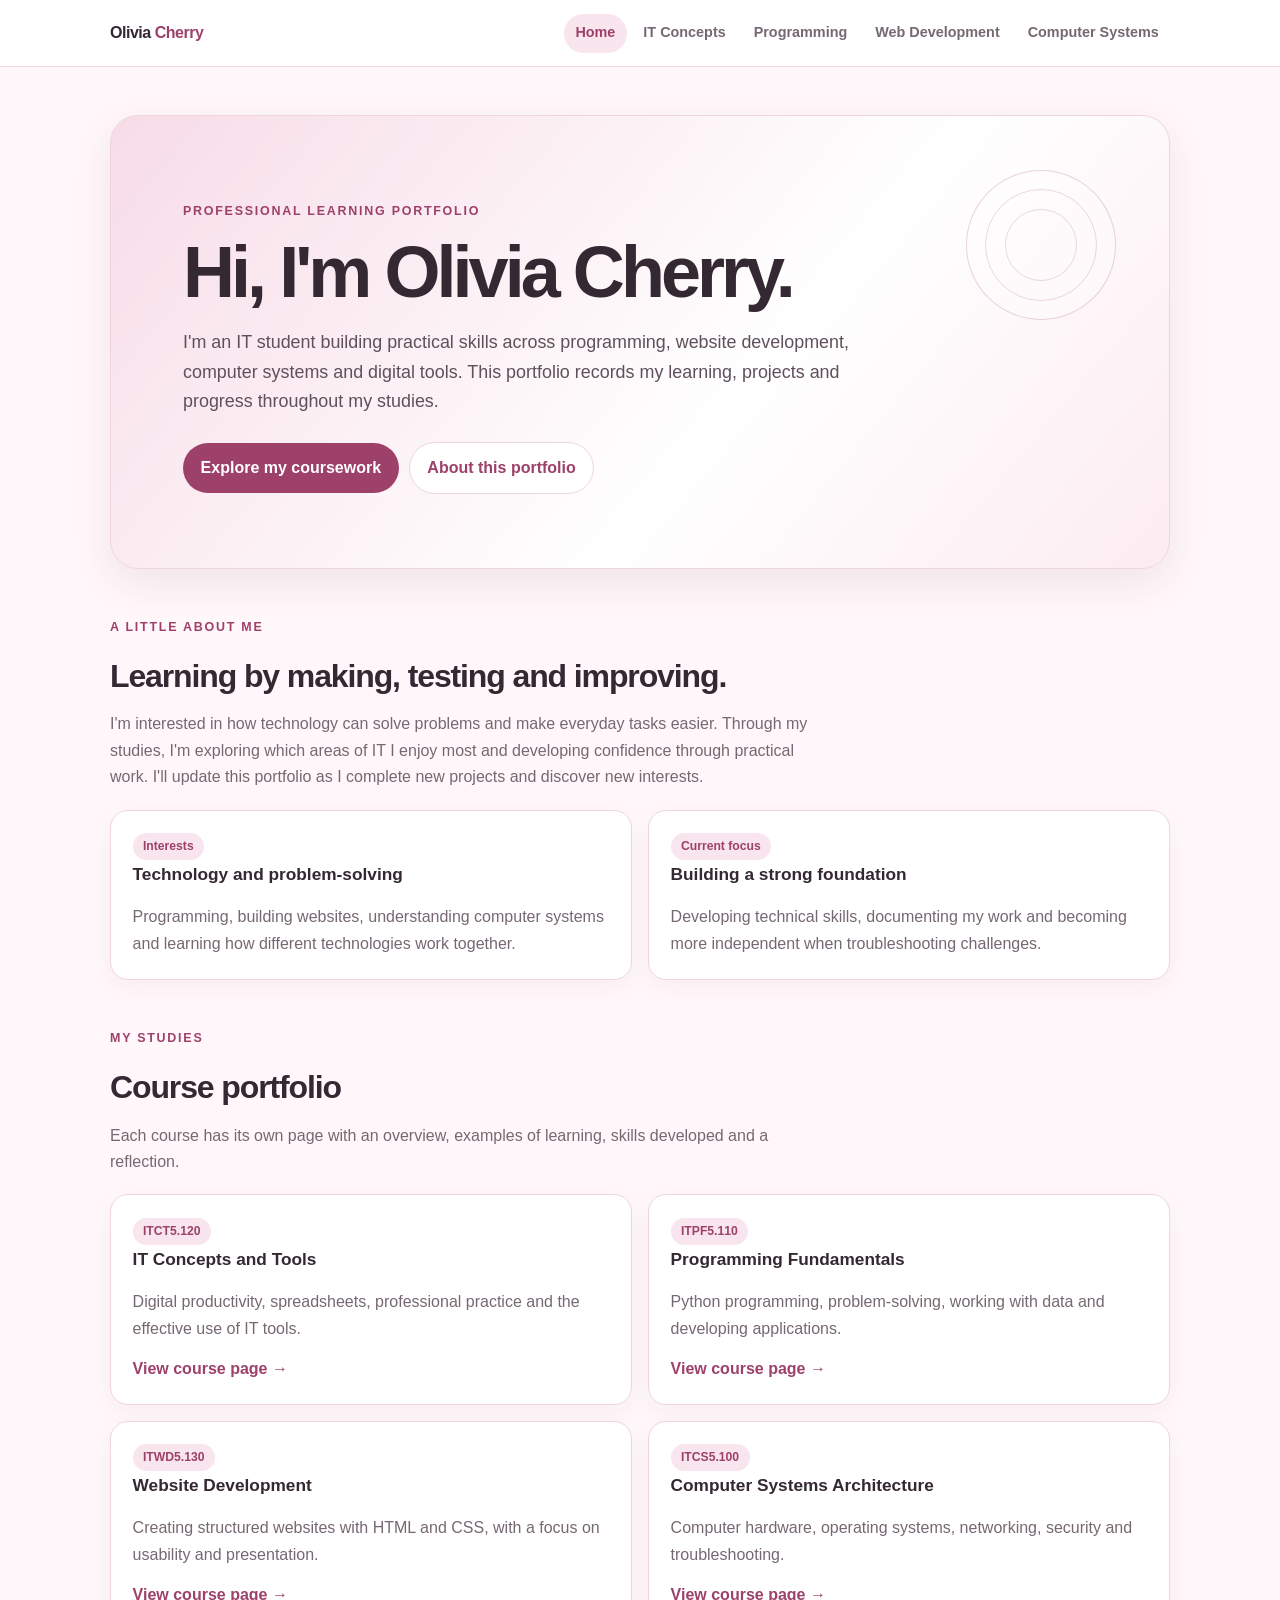
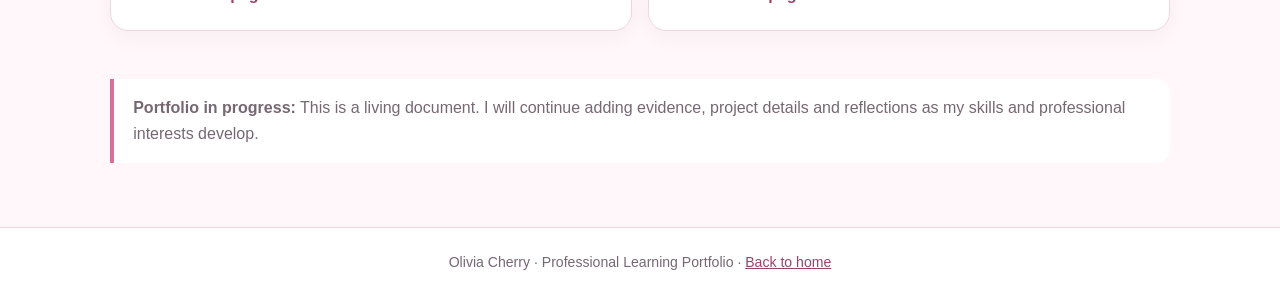
<file: index.html>
<!DOCTYPE html>
<html lang="en">
<head>
  <meta charset="UTF-8">
  <meta name="viewport" content="width=device-width, initial-scale=1">
  <meta name="description" content="Olivia Cherry's professional student portfolio.">
  <title>Home | Olivia Cherry</title>
  <link rel="stylesheet" href="style.css">
</head>
<body>
  <a class="skip-link" href="#main">Skip to content</a>
  <header class="site-header">
    <div class="nav-wrap">
      <a class="brand" href="index.html">Olivia <span>Cherry</span></a>
      <nav aria-label="Main navigation"><a href="index.html" aria-current="page">Home</a>
<a href="it-concepts.html">IT Concepts</a>
<a href="programming.html">Programming</a>
<a href="website-development.html">Web Development</a>
<a href="computer-systems.html">Computer Systems</a></nav>
    </div>
  </header>
  <main id="main">

    <section class="hero">
      <div class="hero-mark" aria-hidden="true"></div>
      <p class="eyebrow">Professional learning portfolio</p>
      <h1>Hi, I'm Olivia Cherry.</h1>
      <p class="lead">I'm an IT student building practical skills across programming, website development, computer systems and digital tools. This portfolio records my learning, projects and progress throughout my studies.</p>
      <a class="button" href="#courses">Explore my coursework</a>
      <a class="button secondary" href="#about">About this portfolio</a>
    </section>

    <section class="section" id="about">
      <p class="eyebrow">A little about me</p>
      <h2>Learning by making, testing and improving.</h2>
      <p class="section-intro">I'm interested in how technology can solve problems and make everyday tasks easier. Through my studies, I'm exploring which areas of IT I enjoy most and developing confidence through practical work. I'll update this portfolio as I complete new projects and discover new interests.</p>
      <div class="grid">
        <article class="card"><span class="pill">Interests</span><h3>Technology and problem-solving</h3><p>Programming, building websites, understanding computer systems and learning how different technologies work together.</p></article>
        <article class="card"><span class="pill">Current focus</span><h3>Building a strong foundation</h3><p>Developing technical skills, documenting my work and becoming more independent when troubleshooting challenges.</p></article>
      </div>
    </section>

    <section class="section" id="courses">
      <p class="eyebrow">My studies</p>
      <h2>Course portfolio</h2>
      <p class="section-intro">Each course has its own page with an overview, examples of learning, skills developed and a reflection.</p>
      <div class="grid">
        <article class="card"><span class="pill">ITCT5.120</span><h3>IT Concepts and Tools</h3><p>Digital productivity, spreadsheets, professional practice and the effective use of IT tools.</p><a class="card-link" href="it-concepts.html">View course page →</a></article>
        <article class="card"><span class="pill">ITPF5.110</span><h3>Programming Fundamentals</h3><p>Python programming, problem-solving, working with data and developing applications.</p><a class="card-link" href="programming.html">View course page →</a></article>
        <article class="card"><span class="pill">ITWD5.130</span><h3>Website Development</h3><p>Creating structured websites with HTML and CSS, with a focus on usability and presentation.</p><a class="card-link" href="website-development.html">View course page →</a></article>
        <article class="card"><span class="pill">ITCS5.100</span><h3>Computer Systems Architecture</h3><p>Computer hardware, operating systems, networking, security and troubleshooting.</p><a class="card-link" href="computer-systems.html">View course page →</a></article>
      </div>
    </section>
    <section class="section">
      <div class="note"><strong>Portfolio in progress:</strong> This is a living document. I will continue adding evidence, project details and reflections as my skills and professional interests develop.</div>
    </section>

  </main>
  <footer>Olivia Cherry · Professional Learning Portfolio · <a href="index.html">Back to home</a></footer>
</body>
</html>
</file>
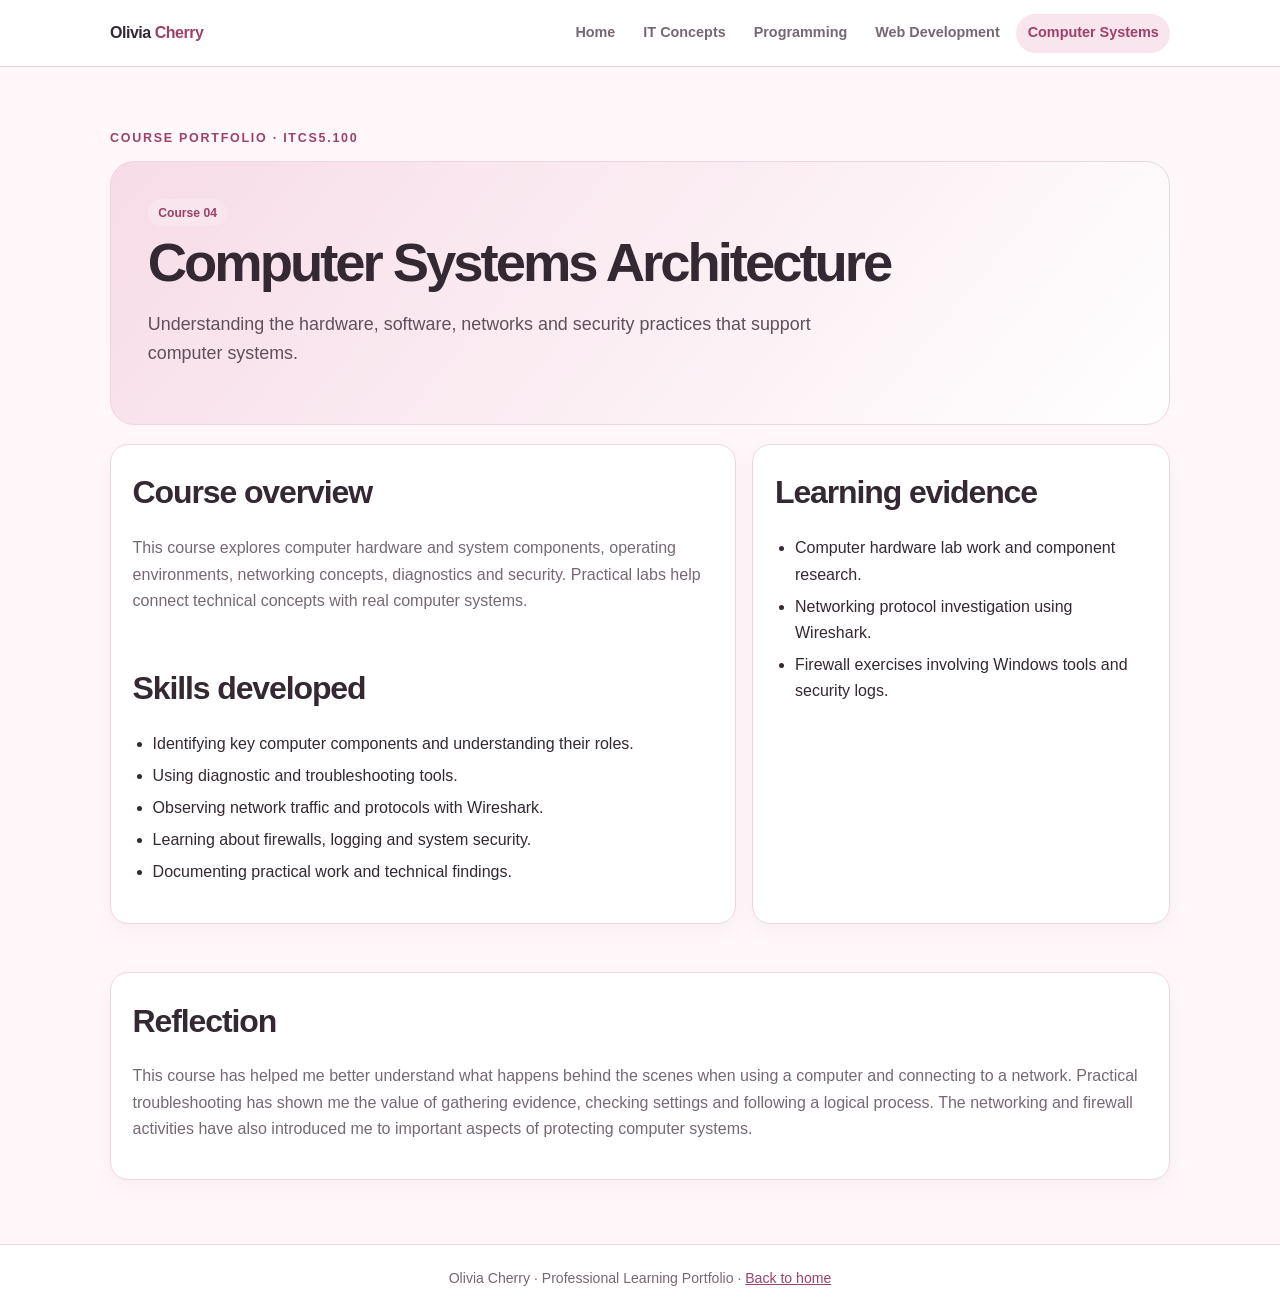
<file: computer-systems.html>
<!DOCTYPE html>
<html lang="en">
<head>
  <meta charset="UTF-8">
  <meta name="viewport" content="width=device-width, initial-scale=1">
  <meta name="description" content="Olivia Cherry's professional student portfolio.">
  <title>Computer Systems Architecture | Olivia Cherry</title>
  <link rel="stylesheet" href="style.css">
</head>
<body>
  <a class="skip-link" href="#main">Skip to content</a>
  <header class="site-header">
    <div class="nav-wrap">
      <a class="brand" href="index.html">Olivia <span>Cherry</span></a>
      <nav aria-label="Main navigation"><a href="index.html">Home</a>
<a href="it-concepts.html">IT Concepts</a>
<a href="programming.html">Programming</a>
<a href="website-development.html">Web Development</a>
<a href="computer-systems.html" aria-current="page">Computer Systems</a></nav>
    </div>
  </header>
  <main id="main">

<p class="eyebrow">Course portfolio · ITCS5.100</p>
<section class="course-head"><span class="pill">Course 04</span><h1>Computer Systems Architecture</h1><p class="lead">Understanding the hardware, software, networks and security practices that support computer systems.</p></section>
<div class="two-col">
<section class="card"><h2>Course overview</h2><p>This course explores computer hardware and system components, operating environments, networking concepts, diagnostics and security. Practical labs help connect technical concepts with real computer systems.</p><h2 class="section">Skills developed</h2><ul><li>Identifying key computer components and understanding their roles.</li><li>Using diagnostic and troubleshooting tools.</li><li>Observing network traffic and protocols with Wireshark.</li><li>Learning about firewalls, logging and system security.</li><li>Documenting practical work and technical findings.</li></ul></section>
<aside class="card"><h2>Learning evidence</h2><ul><li>Computer hardware lab work and component research.</li><li>Networking protocol investigation using Wireshark.</li><li>Firewall exercises involving Windows tools and security logs.</li></ul>
</div>
<section class="section card"><h2>Reflection</h2><p>This course has helped me better understand what happens behind the scenes when using a computer and connecting to a network. Practical troubleshooting has shown me the value of gathering evidence, checking settings and following a logical process. The networking and firewall activities have also introduced me to important aspects of protecting computer systems.</p><p class="small">

  </main>
  <footer>Olivia Cherry · Professional Learning Portfolio · <a href="index.html">Back to home</a></footer>
</body>
</html>
</file>
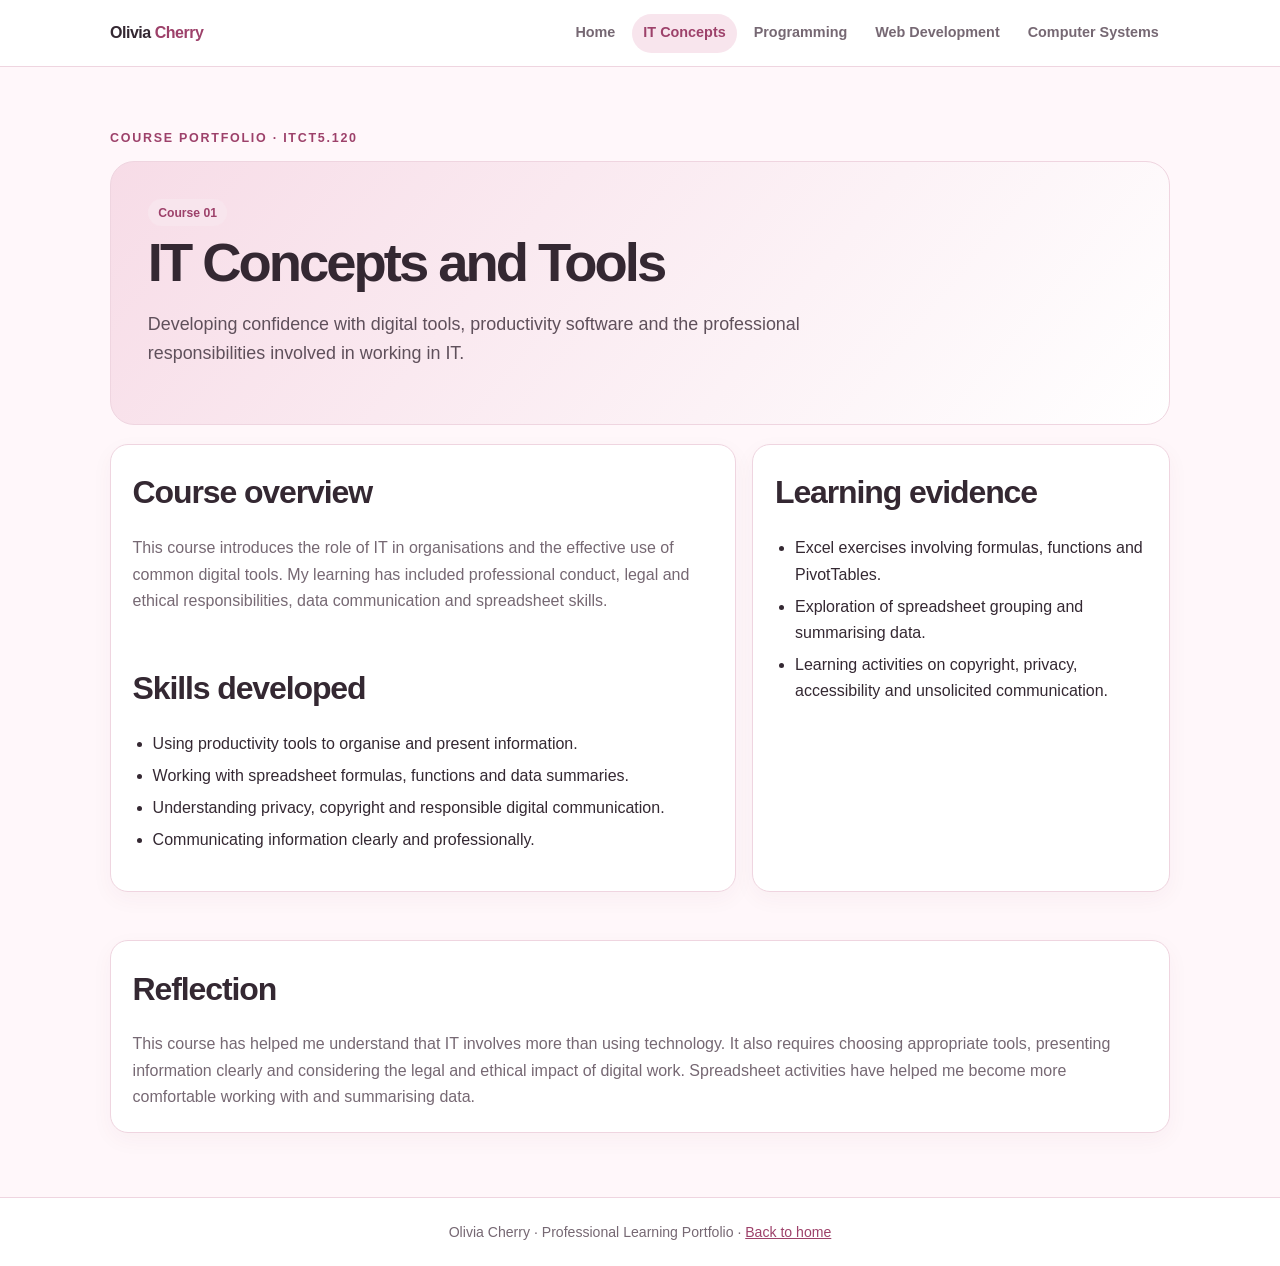
<file: it-concepts.html>
<!DOCTYPE html>
<html lang="en">
<head>
  <meta charset="UTF-8">
  <meta name="viewport" content="width=device-width, initial-scale=1">
  <meta name="description" content="Olivia Cherry's professional student portfolio.">
  <title>IT Concepts and Tools | Olivia Cherry</title>
  <link rel="stylesheet" href="style.css">
</head>
<body>
  <a class="skip-link" href="#main">Skip to content</a>
  <header class="site-header">
    <div class="nav-wrap">
      <a class="brand" href="index.html">Olivia <span>Cherry</span></a>
      <nav aria-label="Main navigation"><a href="index.html">Home</a>
<a href="it-concepts.html" aria-current="page">IT Concepts</a>
<a href="programming.html">Programming</a>
<a href="website-development.html">Web Development</a>
<a href="computer-systems.html">Computer Systems</a></nav>
    </div>
  </header>
  <main id="main">

<p class="eyebrow">Course portfolio · ITCT5.120</p>
<section class="course-head"><span class="pill">Course 01</span><h1>IT Concepts and Tools</h1><p class="lead">Developing confidence with digital tools, productivity software and the professional responsibilities involved in working in IT.</p></section>
<div class="two-col">
<section class="card"><h2>Course overview</h2><p>This course introduces the role of IT in organisations and the effective use of common digital tools. My learning has included professional conduct, legal and ethical responsibilities, data communication and spreadsheet skills.</p><h2 class="section">Skills developed</h2><ul><li>Using productivity tools to organise and present information.</li><li>Working with spreadsheet formulas, functions and data summaries.</li><li>Understanding privacy, copyright and responsible digital communication.</li><li>Communicating information clearly and professionally.</li></ul></section>
<aside class="card"><h2>Learning evidence</h2><ul><li>Excel exercises involving formulas, functions and PivotTables.</li><li>Exploration of spreadsheet grouping and summarising data.</li><li>Learning activities on copyright, privacy, accessibility and unsolicited communication.</li></ul>
</div>
<section class="section card"><h2>Reflection</h2><p>This course has helped me understand that IT involves more than using technology. It also requires choosing appropriate tools, presenting information clearly and considering the legal and ethical impact of digital work. Spreadsheet activities have helped me become more comfortable working with and summarising data.</p>

  </main>
  <footer>Olivia Cherry · Professional Learning Portfolio · <a href="index.html">Back to home</a></footer>
</body>
</html>
</file>
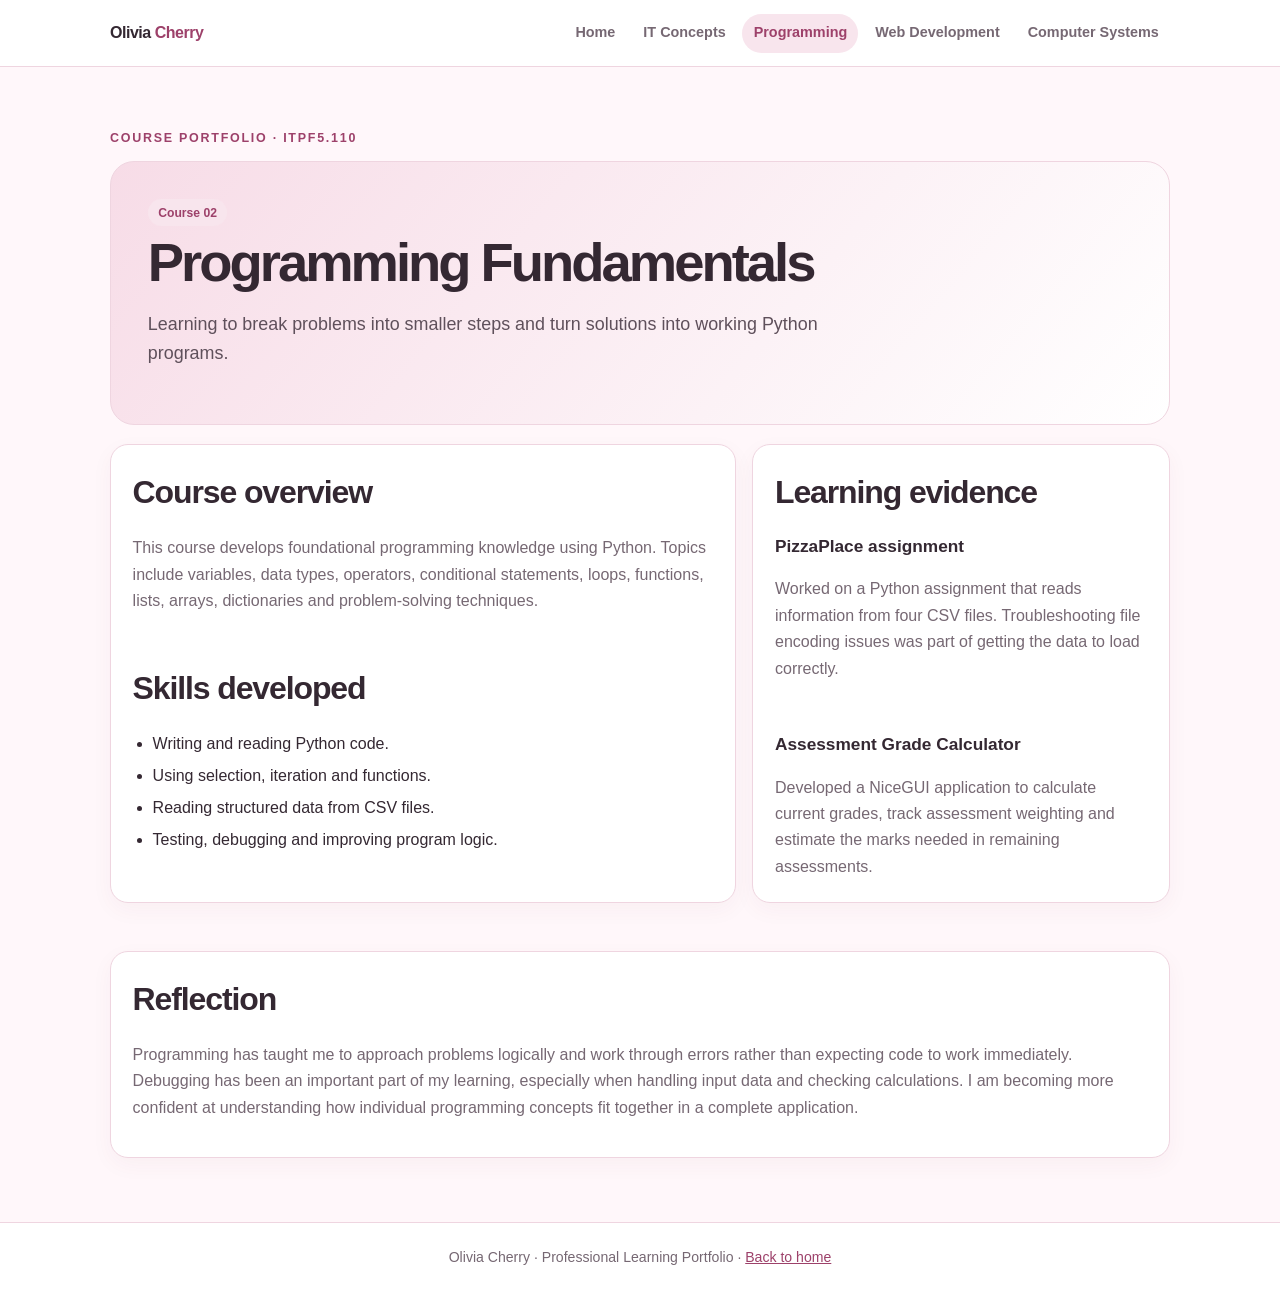
<file: programming.html>
<!DOCTYPE html>
<html lang="en">
<head>
  <meta charset="UTF-8">
  <meta name="viewport" content="width=device-width, initial-scale=1">
  <meta name="description" content="Olivia Cherry's professional student portfolio.">
  <title>Programming Fundamentals | Olivia Cherry</title>
  <link rel="stylesheet" href="style.css">
</head>
<body>
  <a class="skip-link" href="#main">Skip to content</a>
  <header class="site-header">
    <div class="nav-wrap">
      <a class="brand" href="index.html">Olivia <span>Cherry</span></a>
      <nav aria-label="Main navigation"><a href="index.html">Home</a>
<a href="it-concepts.html">IT Concepts</a>
<a href="programming.html" aria-current="page">Programming</a>
<a href="website-development.html">Web Development</a>
<a href="computer-systems.html">Computer Systems</a></nav>
    </div>
  </header>
  <main id="main">

<p class="eyebrow">Course portfolio · ITPF5.110</p>
<section class="course-head"><span class="pill">Course 02</span><h1>Programming Fundamentals</h1><p class="lead">Learning to break problems into smaller steps and turn solutions into working Python programs.</p></section>
<div class="two-col">
<section class="card"><h2>Course overview</h2><p>This course develops foundational programming knowledge using Python. Topics include variables, data types, operators, conditional statements, loops, functions, lists, arrays, dictionaries and problem-solving techniques.</p><h2 class="section">Skills developed</h2><ul><li>Writing and reading Python code.</li><li>Using selection, iteration and functions.</li><li>Reading structured data from CSV files.</li><li>Testing, debugging and improving program logic.</li></ul></section>
<aside class="card"><h2>Learning evidence</h2><h3>PizzaPlace assignment</h3><p>Worked on a Python assignment that reads information from four CSV files. Troubleshooting file encoding issues was part of getting the data to load correctly.</p><h3 class="section">Assessment Grade Calculator</h3><p>Developed a NiceGUI application to calculate current grades, track assessment weighting and estimate the marks needed in remaining assessments.</p></aside>
</div>
<section class="section card"><h2>Reflection</h2><p>Programming has taught me to approach problems logically and work through errors rather than expecting code to work immediately. Debugging has been an important part of my learning, especially when handling input data and checking calculations. I am becoming more confident at understanding how individual programming concepts fit together in a complete application.</p><p class="small"></section>

  </main>
  <footer>Olivia Cherry · Professional Learning Portfolio · <a href="index.html">Back to home</a></footer>
</body>
</html>
</file>
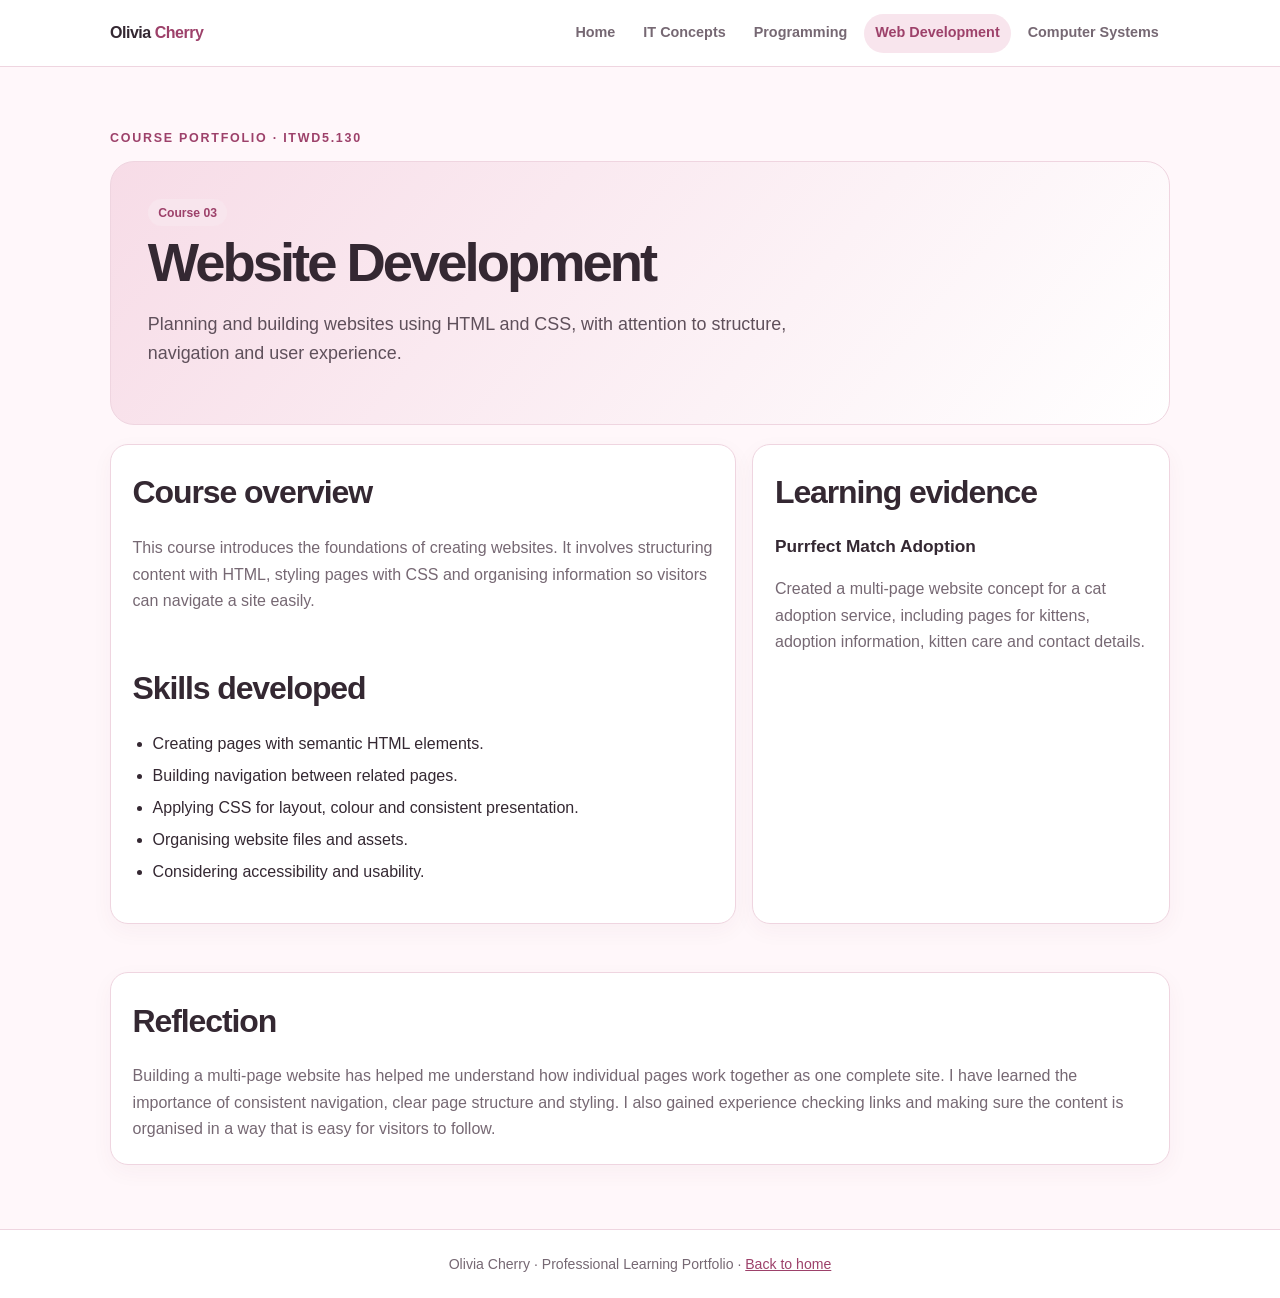
<file: website-development.html>
<!DOCTYPE html>
<html lang="en">
<head>
  <meta charset="UTF-8">
  <meta name="viewport" content="width=device-width, initial-scale=1">
  <meta name="description" content="Olivia Cherry's professional student portfolio.">
  <title>Website Development | Olivia Cherry</title>
  <link rel="stylesheet" href="style.css">
</head>
<body>
  <a class="skip-link" href="#main">Skip to content</a>
  <header class="site-header">
    <div class="nav-wrap">
      <a class="brand" href="index.html">Olivia <span>Cherry</span></a>
      <nav aria-label="Main navigation"><a href="index.html">Home</a>
<a href="it-concepts.html">IT Concepts</a>
<a href="programming.html">Programming</a>
<a href="website-development.html" aria-current="page">Web Development</a>
<a href="computer-systems.html">Computer Systems</a></nav>
    </div>
  </header>
  <main id="main">

<p class="eyebrow">Course portfolio · ITWD5.130</p>
<section class="course-head"><span class="pill">Course 03</span><h1>Website Development</h1><p class="lead">Planning and building websites using HTML and CSS, with attention to structure, navigation and user experience.</p></section>
<div class="two-col">
<section class="card"><h2>Course overview</h2><p>This course introduces the foundations of creating websites. It involves structuring content with HTML, styling pages with CSS and organising information so visitors can navigate a site easily.</p><h2 class="section">Skills developed</h2><ul><li>Creating pages with semantic HTML elements.</li><li>Building navigation between related pages.</li><li>Applying CSS for layout, colour and consistent presentation.</li><li>Organising website files and assets.</li><li>Considering accessibility and usability.</li></ul></section>
<aside class="card"><h2>Learning evidence</h2><h3>Purrfect Match Adoption</h3><p>Created a multi-page website concept for a cat adoption service, including pages for kittens, adoption information, kitten care and contact details.</p><p class="small"></p></aside>
</div>
<section class="section card"><h2>Reflection</h2><p>Building a multi-page website has helped me understand how individual pages work together as one complete site. I have learned the importance of consistent navigation, clear page structure and styling. I also gained experience checking links and making sure the content is organised in a way that is easy for visitors to follow.</p>

  </main>
  <footer>Olivia Cherry · Professional Learning Portfolio · <a href="index.html">Back to home</a></footer>
</body>
</html>
</file>
<file: style.css>
:root {
  --pink: #d96f9c;
  --pink-dark: #9d416a;
  --pink-soft: #f8e5ed;
  --pink-pale: #fff7fa;
  --ink: #342832;
  --muted: #766873;
  --white: #ffffff;
  --line: #efd5e0;
  --shadow: 0 14px 38px rgba(105, 48, 76, .09);
}
* { box-sizing: border-box; }
html { scroll-behavior: smooth; }
body {
  margin: 0;
  background: var(--pink-pale);
  color: var(--ink);
  font-family: Inter, "Segoe UI", Arial, sans-serif;
  line-height: 1.65;
}
a { color: var(--pink-dark); }
a:focus-visible, button:focus-visible { outline: 3px solid #b94d7d; outline-offset: 3px; }
.skip-link {
  position: absolute; left: -9999px; top: 8px; background: white; padding: .7rem 1rem; z-index: 20;
}
.skip-link:focus { left: 8px; }
.site-header {
  background: rgba(255,255,255,.94);
  border-bottom: 1px solid var(--line);
  position: sticky; top: 0; z-index: 10;
  backdrop-filter: blur(12px);
}
.nav-wrap {
  max-width: 1100px; margin: auto; padding: .85rem 1.25rem;
  display: flex; align-items: center; justify-content: space-between; gap: 1rem;
}
.brand { color: var(--ink); text-decoration: none; font-weight: 800; letter-spacing: -.03em; }
.brand span { color: var(--pink-dark); }
nav { display: flex; flex-wrap: wrap; gap: .35rem; justify-content: flex-end; }
nav a {
  text-decoration: none; color: var(--muted); font-size: .9rem; font-weight: 650;
  padding: .48rem .7rem; border-radius: 999px;
}
nav a:hover, nav a[aria-current="page"] { color: var(--pink-dark); background: var(--pink-soft); }
main { max-width: 1100px; margin: auto; padding: 3rem 1.25rem 4rem; }
.hero {
  background: linear-gradient(130deg, #f7dce7 0%, #fff 60%, #fcecf2 100%);
  border: 1px solid var(--line); border-radius: 28px; padding: clamp(2rem, 6vw, 4.5rem);
  box-shadow: var(--shadow); position: relative; overflow: hidden;
}
.eyebrow { color: var(--pink-dark); font-size: .78rem; font-weight: 800; letter-spacing: .14em; text-transform: uppercase; }
h1 { font-size: clamp(2.35rem, 6vw, 4.5rem); line-height: 1.06; letter-spacing: -.055em; margin: .5rem 0 1rem; }
h2 { font-size: clamp(1.45rem, 3vw, 2rem); letter-spacing: -.035em; margin: 0 0 .8rem; }
h3 { margin: 0 0 .45rem; font-size: 1.08rem; }
.lead { max-width: 720px; color: #5f505b; font-size: 1.12rem; }
.hero-mark {
  position: absolute; right: 5%; top: 12%; width: 150px; height: 150px; border-radius: 50%;
  border: 1px solid rgba(157,65,106,.22); background: rgba(255,255,255,.28);
}
.hero-mark::before, .hero-mark::after { content: ""; position: absolute; border: 1px solid rgba(157,65,106,.2); border-radius: 50%; inset: 18px; }
.hero-mark::after { inset: 38px; }
.button {
  display: inline-block; background: var(--pink-dark); color: white; text-decoration: none;
  border-radius: 999px; padding: .75rem 1.1rem; font-weight: 750; margin: .45rem .35rem .1rem 0;
}
.button:hover { background: #7f3154; }
.button.secondary { background: white; color: var(--pink-dark); border: 1px solid var(--line); }
.section { margin-top: 3rem; }
.section-intro { color: var(--muted); max-width: 720px; margin-top: -.25rem; }
.grid { display: grid; grid-template-columns: repeat(2, minmax(0, 1fr)); gap: 1rem; margin-top: 1.2rem; }
.card {
  background: var(--white); border: 1px solid var(--line); border-radius: 18px; padding: 1.35rem;
  box-shadow: 0 7px 22px rgba(105,48,76,.045);
}
.card p { color: var(--muted); margin-bottom: 0; }
.card-link { display: inline-block; margin-top: .85rem; font-weight: 750; text-decoration: none; }
.pill {
  display: inline-block; background: var(--pink-soft); color: var(--pink-dark);
  padding: .22rem .65rem; border-radius: 999px; font-size: .76rem; font-weight: 800;
}
.course-head { padding: 2.3rem; background: linear-gradient(130deg, #f7dce7, #fff); border: 1px solid var(--line); border-radius: 24px; }
.course-head h1 { font-size: clamp(2rem, 5vw, 3.4rem); }
.two-col { display: grid; grid-template-columns: 1.2fr .8fr; gap: 1rem; margin-top: 1.2rem; }
ul { padding-left: 1.25rem; }
li { margin: .35rem 0; }
.note { border-left: 4px solid var(--pink); background: #fff; padding: 1rem 1.2rem; border-radius: 0 14px 14px 0; color: var(--muted); }
footer { border-top: 1px solid var(--line); background: white; color: var(--muted); text-align: center; padding: 1.4rem 1rem; font-size: .88rem; }
.small { color: var(--muted); font-size: .9rem; }
@media (max-width: 700px) {
  .nav-wrap { align-items: flex-start; flex-direction: column; }
  nav { justify-content: flex-start; }
  .grid, .two-col { grid-template-columns: 1fr; }
  .hero-mark { width: 90px; height: 90px; right: 6%; top: 8%; opacity: .55; }
}
</file>
